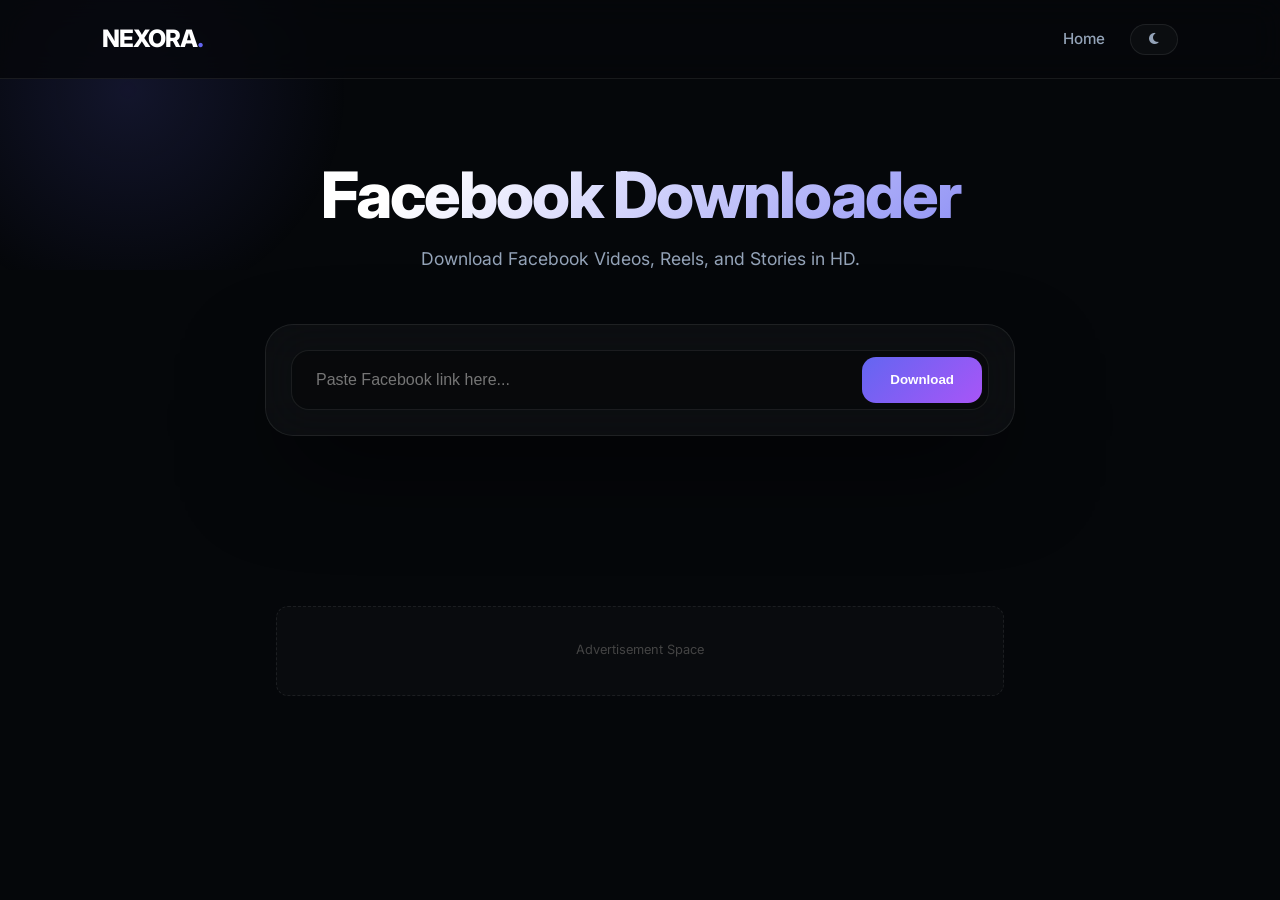
<file: public/facebook.html>
<!DOCTYPE html>
<html lang="en">
<head>
    <meta charset="UTF-8">
    <meta name="viewport" content="width=device-width, initial-scale=1.0">
    <title>Facebook Video Downloader | MP4 HD - Nexora</title>
    <link rel="stylesheet" href="css/style.css"> <link rel="stylesheet" href="https://cdnjs.cloudflare.com/ajax/libs/font-awesome/6.4.0/css/all.min.css">
</head>
<body>
    <nav class="navbar">
        <div class="logo"><a href="index.html" style="text-decoration:none; color:inherit;">NEXORA<span>.</span></a></div>
        <div class="nav-links">
            <a href="index.html">Home</a>
            <button id="theme-btn" class="badge">
                <i class="fas fa-moon"></i>
            </button>
        </div>
    </nav>

    <header class="hero">
        <h1 class="gradient-text">Facebook Downloader</h1>
        <p class="subtitle">Download Facebook Videos, Reels, and Stories in HD.</p>

        <div class="downloader-container">
            <div class="input-wrapper">
                <input type="text" id="videoUrl" placeholder="Paste Facebook link here...">
                <button class="dl-btn" id="startDl">Download</button>
            </div>
        </div>
    </header>

    <div class="ad-slot">Advertisement Space</div>

    <script src="js/main.js"></script>
</body>
</html>

<script>
    const themeBtn = document.getElementById('theme-btn');
    const body = document.body;

    // Check if user already has a preference
    if (localStorage.getItem('theme') === 'light') {
        body.classList.add('light-theme');
    }

    themeBtn.addEventListener('click', () => {
        body.classList.toggle('light-theme');
        
        // Save preference to browser
        if (body.classList.contains('light-theme')) {
            localStorage.setItem('theme', 'light');
        } else {
            localStorage.setItem('theme', 'dark');
        }
    });
</script>
</file>
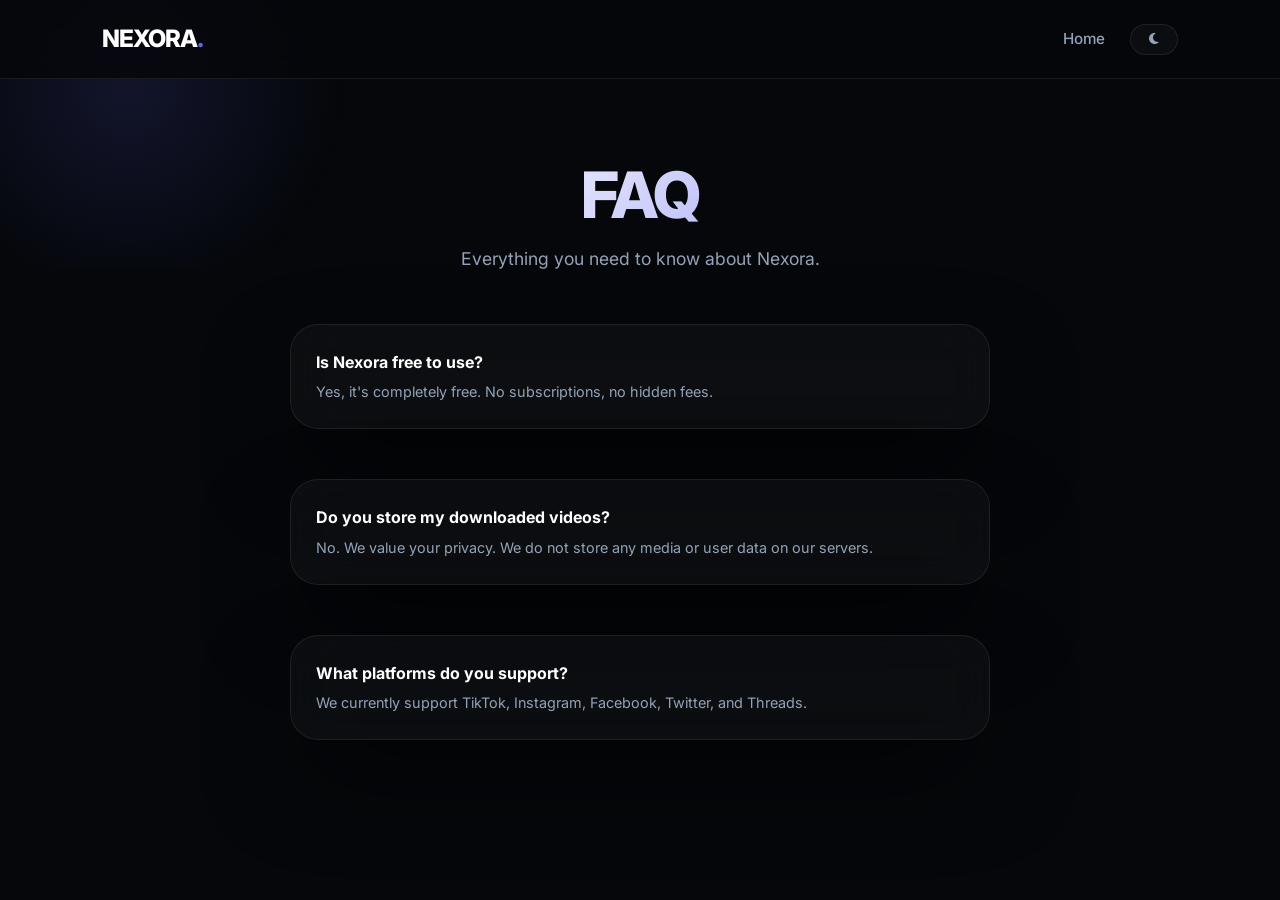
<file: public/faq.html>
<!DOCTYPE html>
<html lang="en">
<head>
    <meta charset="UTF-8">
    <meta name="viewport" content="width=device-width, initial-scale=1.0">
    <title>Frequently Asked Questions | Nexora Help</title>
    <link rel="stylesheet" href="css/style.css">
    <link rel="stylesheet" href="https://cdnjs.cloudflare.com/ajax/libs/font-awesome/6.4.0/css/all.min.css">
</head>
<body>
    <nav class="navbar">
        <div class="logo"><a href="index.html" style="text-decoration:none; color:inherit;">NEXORA<span>.</span></a></div>
        <div class="nav-links">
            <a href="index.html">Home</a>
            <button id="theme-btn" class="badge"><i class="fas fa-moon"></i></button>
        </div>
    </nav>

    <header class="hero">
        <h1 class="gradient-text">FAQ</h1>
        <p class="subtitle">Everything you need to know about Nexora.</p>

        <div style="max-width: 700px; margin: 0 auto; text-align: left;">
            <div class="downloader-container" style="margin-bottom: 15px;">
                <h4 style="color: var(--text-main);">Is Nexora free to use?</h4>
                <p style="color: var(--text-dim); font-size: 0.9rem; margin-top: 5px;">Yes, it's completely free. No subscriptions, no hidden fees.</p>
            </div>
            
            <div class="downloader-container" style="margin-bottom: 15px;">
                <h4 style="color: var(--text-main);">Do you store my downloaded videos?</h4>
                <p style="color: var(--text-dim); font-size: 0.9rem; margin-top: 5px;">No. We value your privacy. We do not store any media or user data on our servers.</p>
            </div>

            <div class="downloader-container" style="margin-bottom: 15px;">
                <h4 style="color: var(--text-main);">What platforms do you support?</h4>
                <p style="color: var(--text-dim); font-size: 0.9rem; margin-top: 5px;">We currently support TikTok, Instagram, Facebook, Twitter, and Threads.</p>
            </div>
        </div>
    </header>

    <script src="js/main.js"></script>
</body>
</html>
</file>
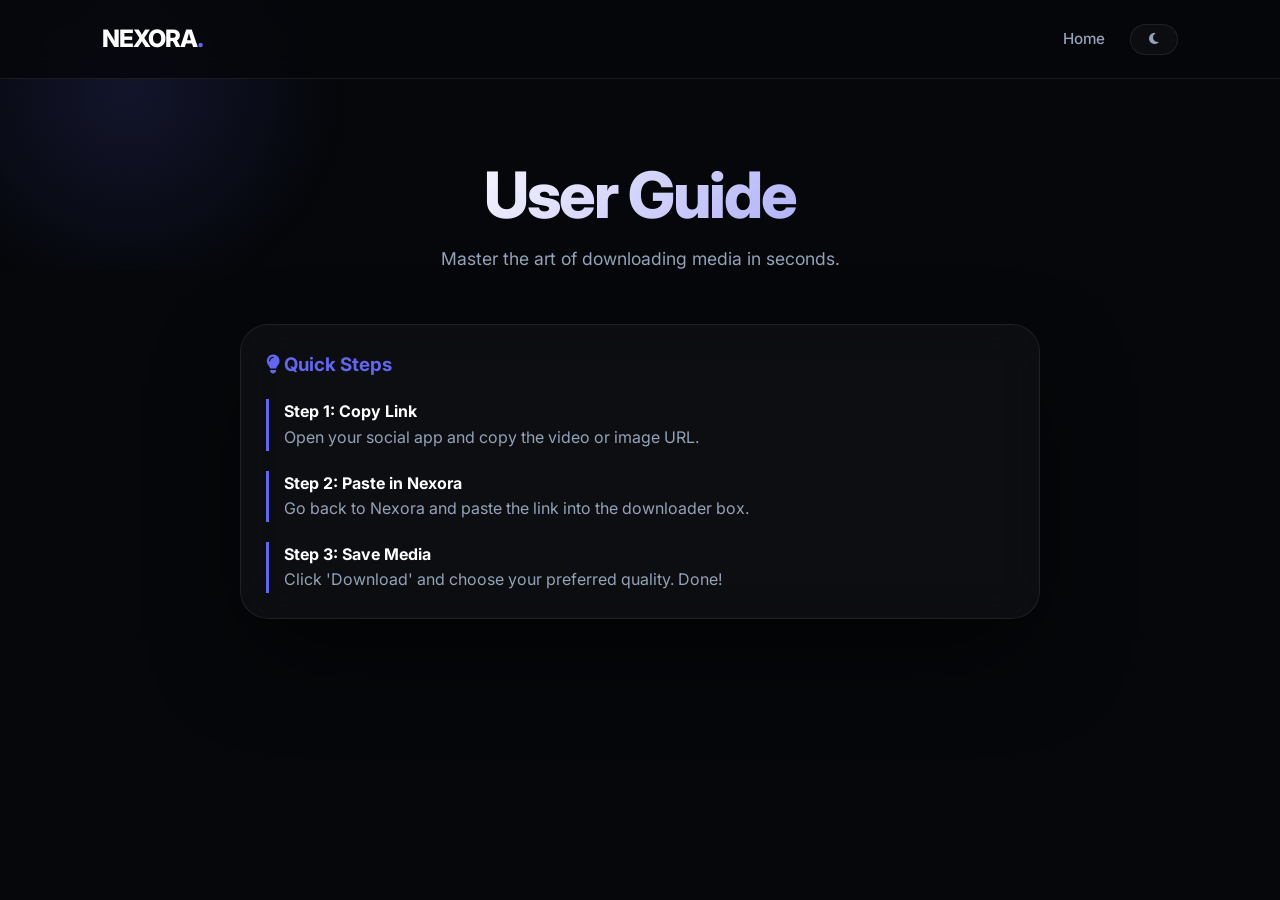
<file: public/guide.html>
<!DOCTYPE html>
<html lang="en">
<head>
    <meta charset="UTF-8">
    <meta name="viewport" content="width=device-width, initial-scale=1.0">
    <title>How to Use Nexora | Step-by-Step Guide</title>
    <link rel="stylesheet" href="css/style.css">
    <link rel="stylesheet" href="https://cdnjs.cloudflare.com/ajax/libs/font-awesome/6.4.0/css/all.min.css">
</head>
<body>
    <nav class="navbar">
        <div class="logo"><a href="index.html" style="text-decoration:none; color:inherit;">NEXORA<span>.</span></a></div>
        <div class="nav-links">
            <a href="index.html">Home</a>
            <button id="theme-btn" class="badge"><i class="fas fa-moon"></i></button>
        </div>
    </nav>

    <header class="hero">
        <h1 class="gradient-text">User Guide</h1>
        <p class="subtitle">Master the art of downloading media in seconds.</p>

        <div class="downloader-container" style="text-align: left; max-width: 800px;">
            <h3 style="color: var(--primary); margin-bottom: 20px;"><i class="fas fa-lightbulb"></i> Quick Steps</h3>
            <div style="display: flex; flex-direction: column; gap: 20px; color: var(--text-dim);">
                <div style="border-left: 3px solid var(--primary); padding-left: 15px;">
                    <strong style="color: var(--text-main);">Step 1: Copy Link</strong><br>
                    Open your social app and copy the video or image URL.
                </div>
                <div style="border-left: 3px solid var(--primary); padding-left: 15px;">
                    <strong style="color: var(--text-main);">Step 2: Paste in Nexora</strong><br>
                    Go back to Nexora and paste the link into the downloader box.
                </div>
                <div style="border-left: 3px solid var(--primary); padding-left: 15px;">
                    <strong style="color: var(--text-main);">Step 3: Save Media</strong><br>
                    Click 'Download' and choose your preferred quality. Done!
                </div>
            </div>
        </div>
    </header>

    <script src="js/main.js"></script>
</body>
</html>
</file>
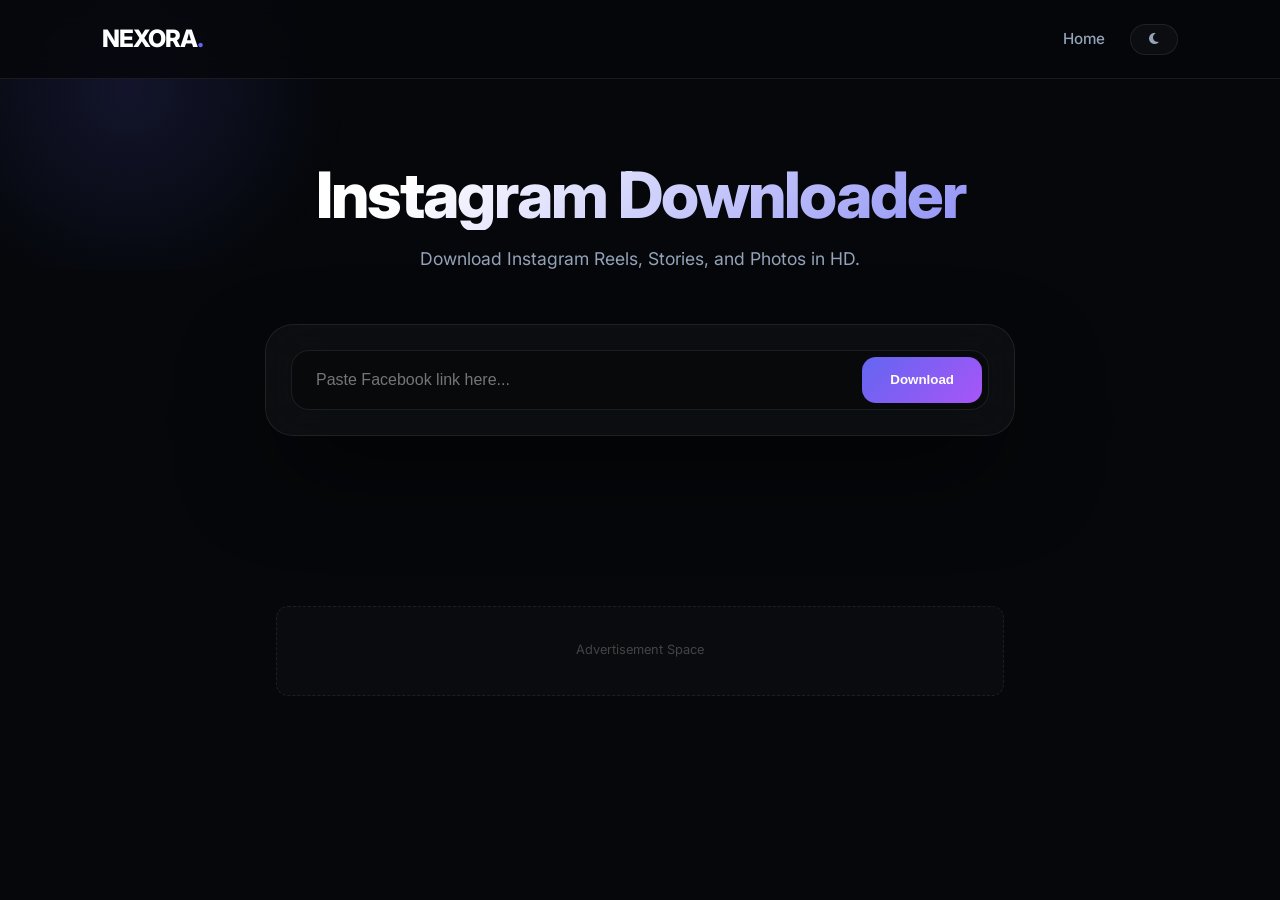
<file: public/instagram.html>
<!DOCTYPE html>
<html lang="en">
<head>
    <meta charset="UTF-8">
    <meta name="viewport" content="width=device-width, initial-scale=1.0">
    <title>Instagram Reels & Video Downloader HD - Nexora</title>
    <link rel="stylesheet" href="css/style.css"> <link rel="stylesheet" href="https://cdnjs.cloudflare.com/ajax/libs/font-awesome/6.4.0/css/all.min.css">
</head>
<body>
    <nav class="navbar">
        <div class="logo"><a href="index.html" style="text-decoration:none; color:inherit;">NEXORA<span>.</span></a></div>
        <div class="nav-links">
            <a href="index.html">Home</a>
            <button id="theme-btn" class="badge">
                <i class="fas fa-moon"></i>
            </button>
        </div>
    </nav>

    <header class="hero">
        <h1 class="gradient-text">Instagram Downloader</h1>
        <p class="subtitle">Download Instagram Reels, Stories, and Photos in HD.</p>

        <div class="downloader-container">
            <div class="input-wrapper">
                <input type="text" id="videoUrl" placeholder="Paste Facebook link here...">
                <button class="dl-btn" id="startDl">Download</button>
            </div>
        </div>
    </header>

    <div class="ad-slot">Advertisement Space</div>

    <script src="js/main.js"></script>
</body>
</html>

<script>
    const themeBtn = document.getElementById('theme-btn');
    const body = document.body;

    // Check if user already has a preference
    if (localStorage.getItem('theme') === 'light') {
        body.classList.add('light-theme');
    }

    themeBtn.addEventListener('click', () => {
        body.classList.toggle('light-theme');
        
        // Save preference to browser
        if (body.classList.contains('light-theme')) {
            localStorage.setItem('theme', 'light');
        } else {
            localStorage.setItem('theme', 'dark');
        }
    });
</script>
</file>
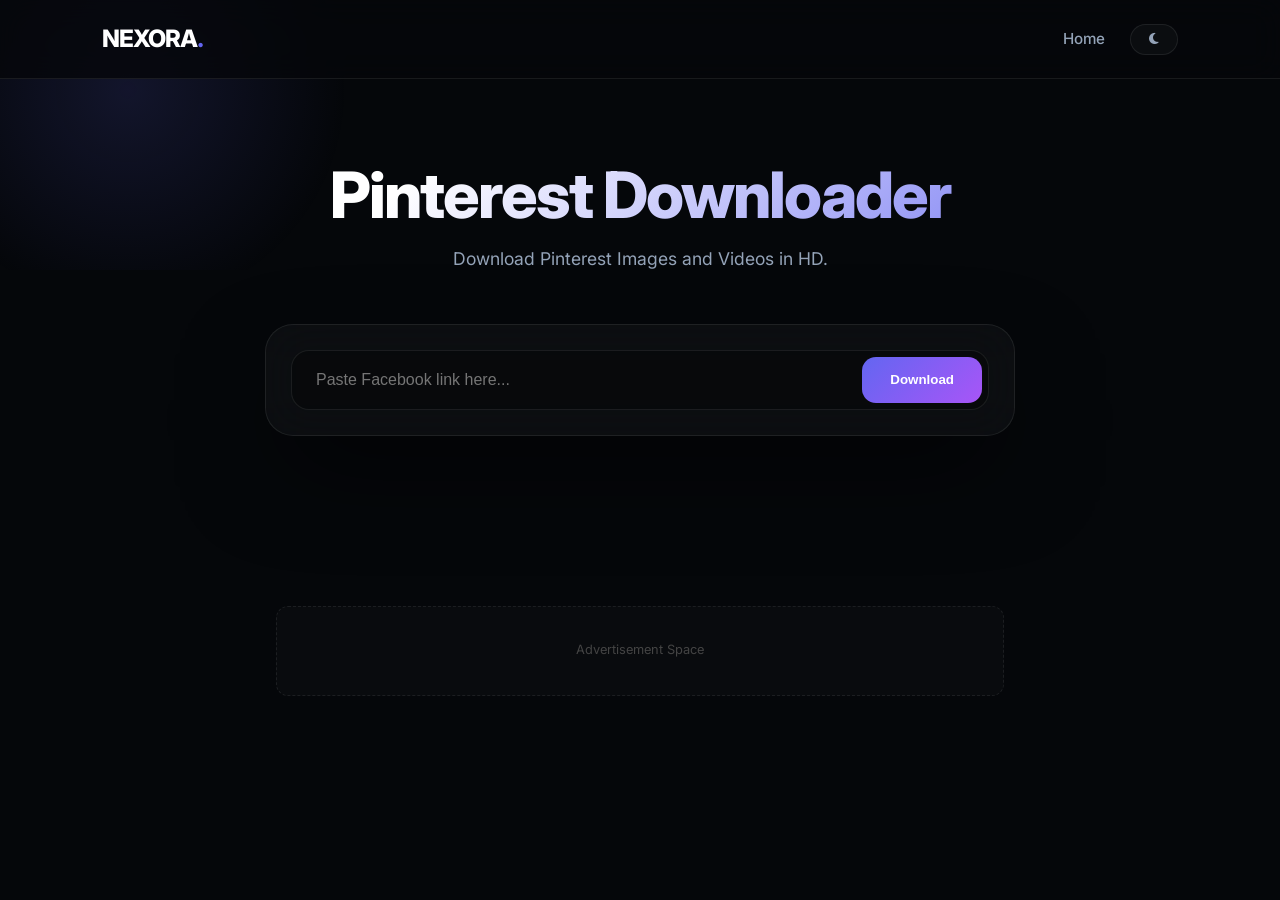
<file: public/pinterest.html>
<!DOCTYPE html>
<html lang="en">
<head>
    <meta charset="UTF-8">
    <meta name="viewport" content="width=device-width, initial-scale=1.0">
    <title>Facebook Video Downloader | MP4 HD - Nexora</title>
    <link rel="stylesheet" href="css/style.css"> <link rel="stylesheet" href="https://cdnjs.cloudflare.com/ajax/libs/font-awesome/6.4.0/css/all.min.css">
</head>
<body>
    <nav class="navbar">
        <div class="logo"><a href="index.html" style="text-decoration:none; color:inherit;">NEXORA<span>.</span></a></div>
        <div class="nav-links">
            <a href="index.html">Home</a>
            <button id="theme-btn" class="badge">
                <i class="fas fa-moon"></i>
            </button>
        </div>
    </nav>

    <header class="hero">
        <h1 class="gradient-text">Pinterest Downloader</h1>
        <p class="subtitle">Download Pinterest Images and Videos in HD.</p>

        <div class="downloader-container">
            <div class="input-wrapper">
                <input type="text" id="videoUrl" placeholder="Paste Facebook link here...">
                <button class="dl-btn" id="startDl">Download</button>
            </div>
        </div>
    </header>

    <div class="ad-slot">Advertisement Space</div>

    <script src="js/main.js"></script>
</body>
</html>

<script>
    const themeBtn = document.getElementById('theme-btn');
    const body = document.body;

    // Check if user already has a preference
    if (localStorage.getItem('theme') === 'light') {
        body.classList.add('light-theme');
    }

    themeBtn.addEventListener('click', () => {
        body.classList.toggle('light-theme');
        
        // Save preference to browser
        if (body.classList.contains('light-theme')) {
            localStorage.setItem('theme', 'light');
        } else {
            localStorage.setItem('theme', 'dark');
        }
    });
</script>
</file>
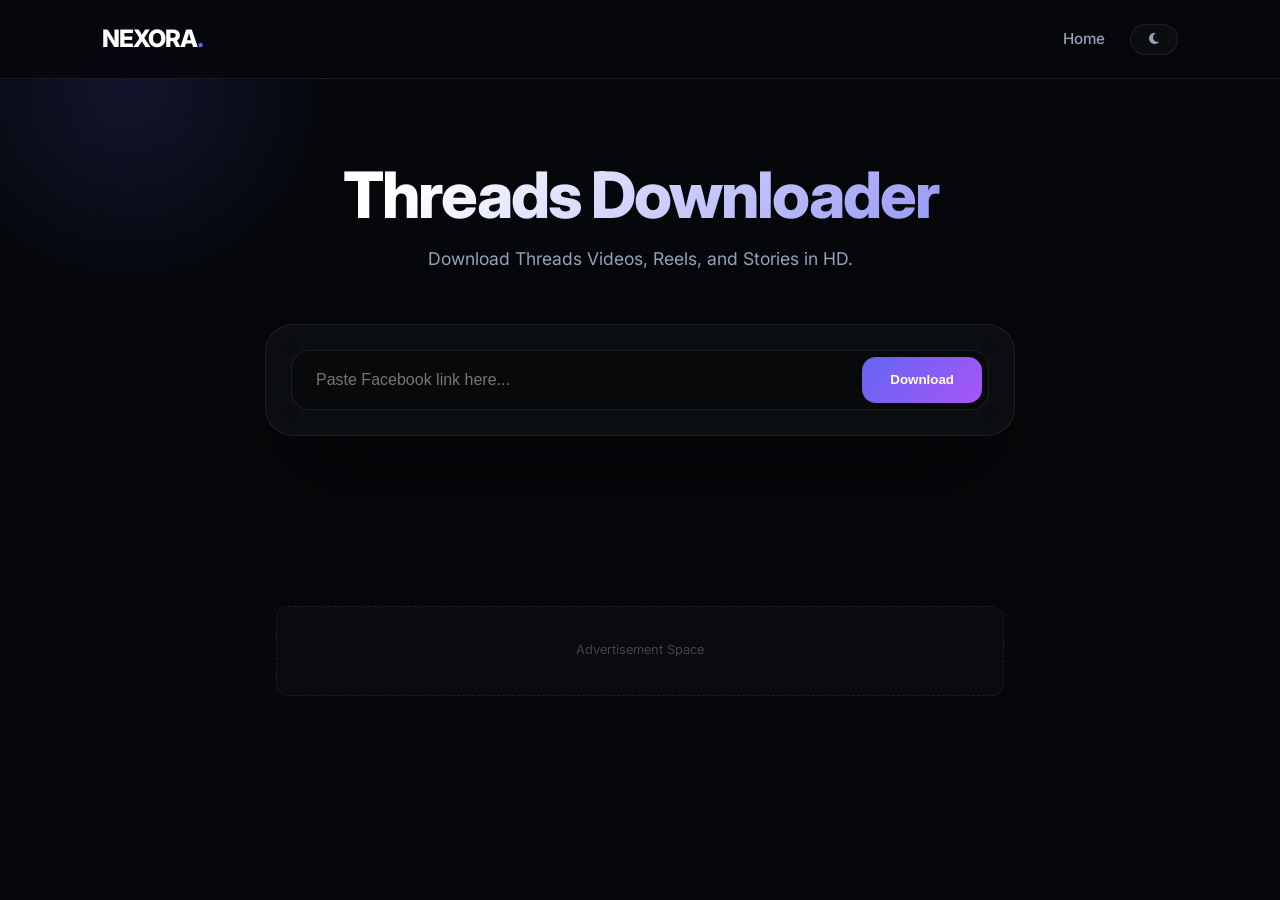
<file: public/threads.html>
<!DOCTYPE html>
<html lang="en">
<head>
    <meta charset="UTF-8">
    <meta name="viewport" content="width=device-width, initial-scale=1.0">
    <title>Facebook Video Downloader | MP4 HD - Nexora</title>
    <link rel="stylesheet" href="css/style.css"> <link rel="stylesheet" href="https://cdnjs.cloudflare.com/ajax/libs/font-awesome/6.4.0/css/all.min.css">
</head>
<body>
    <nav class="navbar">
        <div class="logo"><a href="index.html" style="text-decoration:none; color:inherit;">NEXORA<span>.</span></a></div>
        <div class="nav-links">
            <a href="index.html">Home</a>
            <button id="theme-btn" class="badge">
                <i class="fas fa-moon"></i>
            </button>
        </div>
    </nav>

    <header class="hero">
        <h1 class="gradient-text">Threads Downloader</h1>
        <p class="subtitle">Download Threads Videos, Reels, and Stories in HD.</p>

        <div class="downloader-container">
            <div class="input-wrapper">
                <input type="text" id="videoUrl" placeholder="Paste Facebook link here...">
                <button class="dl-btn" id="startDl">Download</button>
            </div>
        </div>
    </header>

    <div class="ad-slot">Advertisement Space</div>

    <script src="js/main.js"></script>
</body>
</html>

<script>
    const themeBtn = document.getElementById('theme-btn');
    const body = document.body;

    // Check if user already has a preference
    if (localStorage.getItem('theme') === 'light') {
        body.classList.add('light-theme');
    }

    themeBtn.addEventListener('click', () => {
        body.classList.toggle('light-theme');
        
        // Save preference to browser
        if (body.classList.contains('light-theme')) {
            localStorage.setItem('theme', 'light');
        } else {
            localStorage.setItem('theme', 'dark');
        }
    });
</script>
</file>
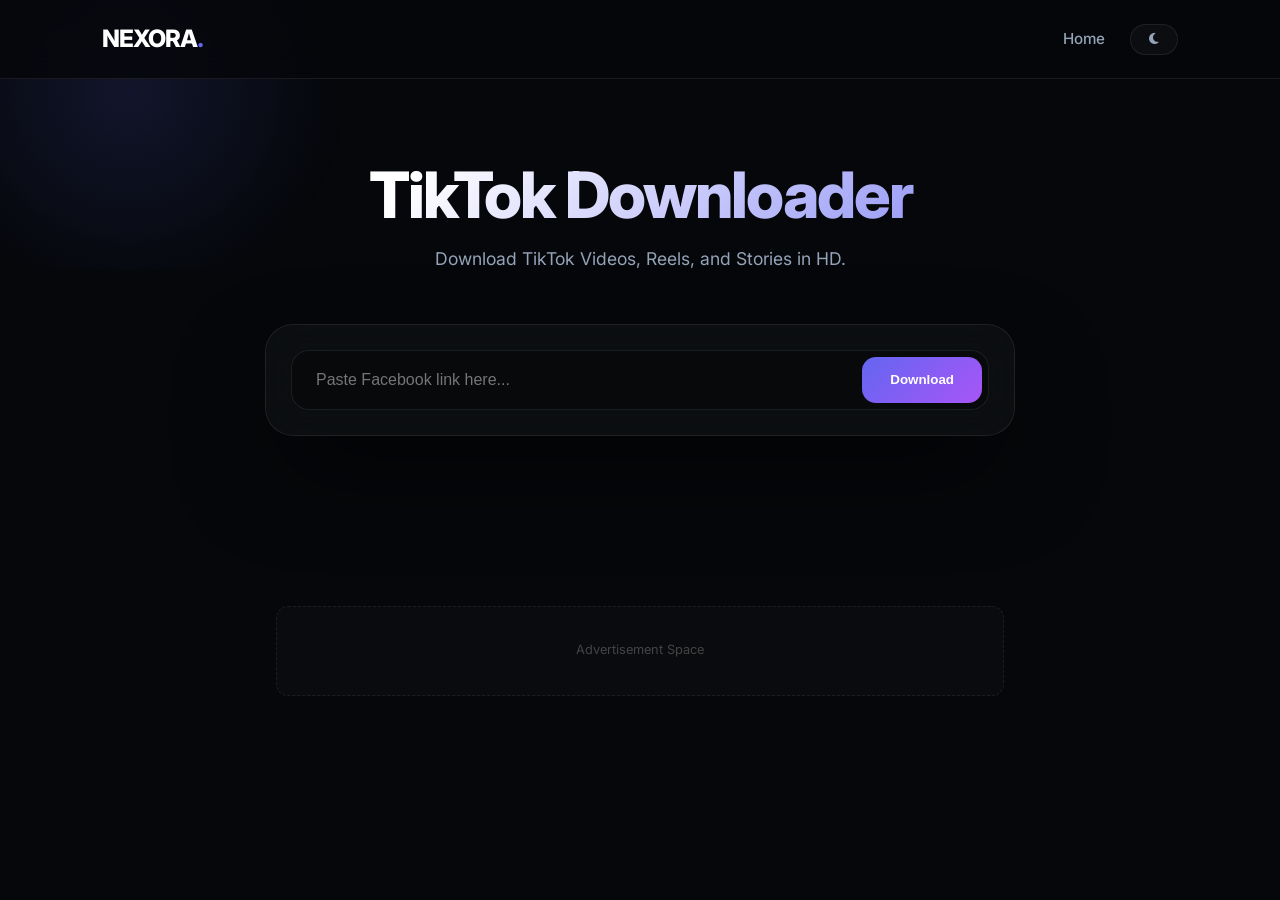
<file: public/tiktok.html>
<!DOCTYPE html>
<html lang="en">
<head>
    <meta charset="UTF-8">
    <meta name="viewport" content="width=device-width, initial-scale=1.0">
    <title>Facebook Video Downloader | MP4 HD - Nexora</title>
    <link rel="stylesheet" href="css/style.css"> <link rel="stylesheet" href="https://cdnjs.cloudflare.com/ajax/libs/font-awesome/6.4.0/css/all.min.css">
</head>
<body>
    <nav class="navbar">
        <div class="logo"><a href="index.html" style="text-decoration:none; color:inherit;">NEXORA<span>.</span></a></div>
        <div class="nav-links">
            <a href="index.html">Home</a>
            <button id="theme-btn" class="badge">
                <i class="fas fa-moon"></i>
            </button>
        </div>
    </nav>

    <header class="hero">
        <h1 class="gradient-text">TikTok Downloader</h1>
        <p class="subtitle">Download TikTok Videos, Reels, and Stories in HD.</p>

        <div class="downloader-container">
            <div class="input-wrapper">
                <input type="text" id="videoUrl" placeholder="Paste Facebook link here...">
                <button class="dl-btn" id="startDl">Download</button>
            </div>
        </div>
    </header>

    <div class="ad-slot">Advertisement Space</div>

    <script src="js/main.js"></script>
</body>
</html>

<script>
    const themeBtn = document.getElementById('theme-btn');
    const body = document.body;

    // Check if user already has a preference
    if (localStorage.getItem('theme') === 'light') {
        body.classList.add('light-theme');
    }

    themeBtn.addEventListener('click', () => {
        body.classList.toggle('light-theme');
        
        // Save preference to browser
        if (body.classList.contains('light-theme')) {
            localStorage.setItem('theme', 'light');
        } else {
            localStorage.setItem('theme', 'dark');
        }
    });
</script>
</file>
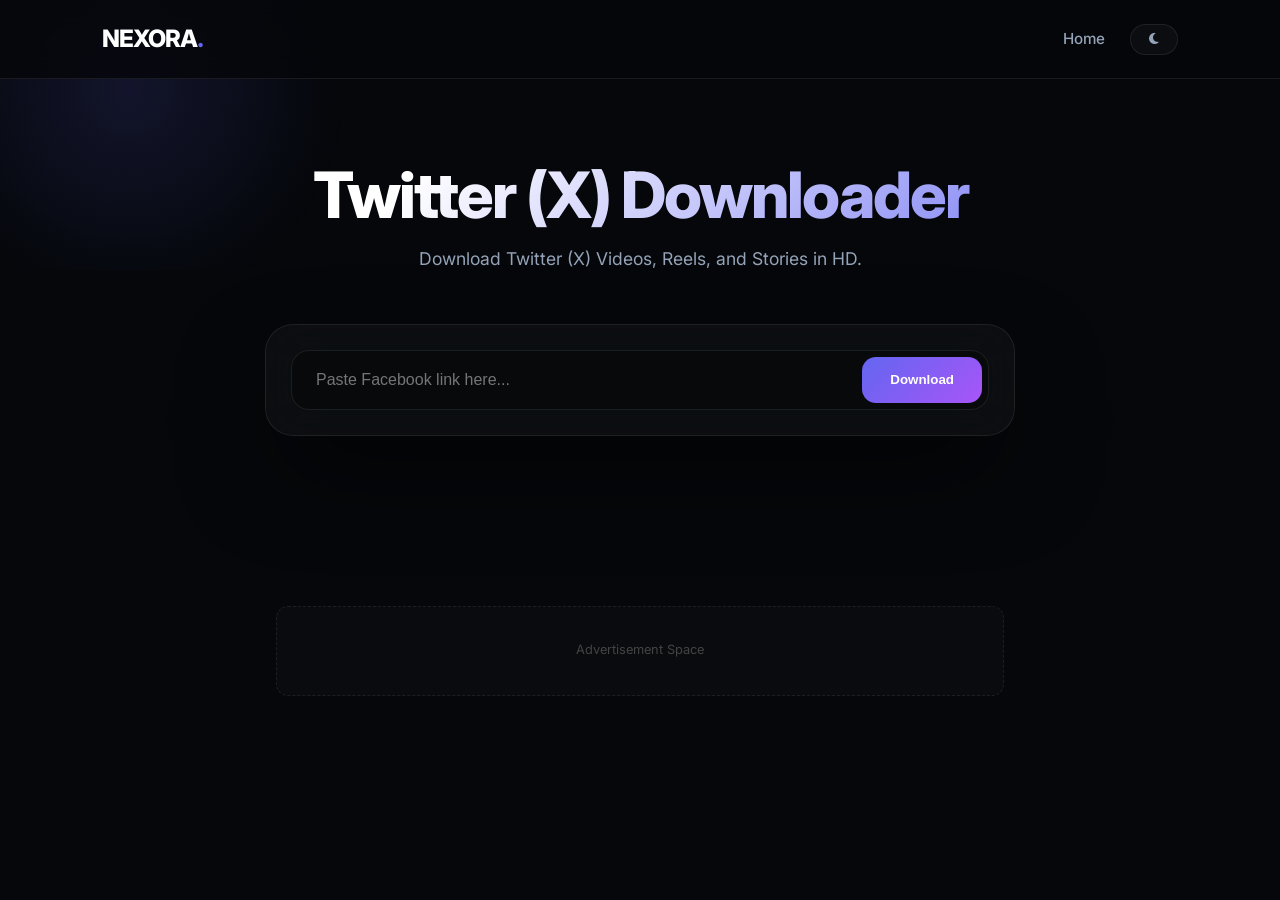
<file: public/twitter.html>
<!DOCTYPE html>
<html lang="en">
<head>
    <meta charset="UTF-8">
    <meta name="viewport" content="width=device-width, initial-scale=1.0">
    <title>Facebook Video Downloader | MP4 HD - Nexora</title>
    <link rel="stylesheet" href="css/style.css"> <link rel="stylesheet" href="https://cdnjs.cloudflare.com/ajax/libs/font-awesome/6.4.0/css/all.min.css">
</head>
<body>
    <nav class="navbar">
        <div class="logo"><a href="index.html" style="text-decoration:none; color:inherit;">NEXORA<span>.</span></a></div>
        <div class="nav-links">
            <a href="index.html">Home</a>
            <button id="theme-btn" class="badge">
                <i class="fas fa-moon"></i>
            </button>
        </div>
    </nav>

    <header class="hero">
        <h1 class="gradient-text">Twitter (X) Downloader</h1>
        <p class="subtitle">Download Twitter (X) Videos, Reels, and Stories in HD.</p>

        <div class="downloader-container">
            <div class="input-wrapper">
                <input type="text" id="videoUrl" placeholder="Paste Facebook link here...">
                <button class="dl-btn" id="startDl">Download</button>
            </div>
        </div>
    </header>

    <div class="ad-slot">Advertisement Space</div>

    <script src="js/main.js"></script>
</body>
</html>

<script>
    const themeBtn = document.getElementById('theme-btn');
    const body = document.body;

    // Check if user already has a preference
    if (localStorage.getItem('theme') === 'light') {
        body.classList.add('light-theme');
    }

    themeBtn.addEventListener('click', () => {
        body.classList.toggle('light-theme');
        
        // Save preference to browser
        if (body.classList.contains('light-theme')) {
            localStorage.setItem('theme', 'light');
        } else {
            localStorage.setItem('theme', 'dark');
        }
    });
</script>
</file>
<file: public/css/style.css>
/* Inter Font Import */
@import url('https://fonts.googleapis.com/css2?family=Inter:wght@300;400;600;800&display=swap');

:root {
    --primary: #6366f1;
    --secondary: #a855f7;
    --bg-dark: #05070a; /* Konjam innum dark-a vecha premium look kidaikum */
    --glass: rgba(255, 255, 255, 0.03);
    --glass-border: rgba(255, 255, 255, 0.08);
    --text-main: #ffffff;
    --text-dim: #94a3b8;
    --accent-glow: rgba(99, 102, 241, 0.15);
}

* {
    margin: 0;
    padding: 0;
    box-sizing: border-box;
    scroll-behavior: smooth;
}

body {
    background-color: var(--bg-dark);
    color: var(--text-main);
    font-family: 'Inter', sans-serif;
    line-height: 1.6;
    overflow-x: hidden;
}

/* Background Glow Effect (Optional but Premium) */
body::before {
    content: "";
    position: fixed;
    top: -10%;
    left: -10%;
    width: 40%;
    height: 40%;
    background: radial-gradient(circle, var(--accent-glow) 0%, transparent 70%);
    z-index: -1;
}

/* Navbar */
.navbar {
    position: fixed;
    top: 0;
    width: 100%;
    padding: 20px 8%; /* Side gaps balance panna */
    display: flex;
    justify-content: space-between; /* Logo left-layum, Links right-layum irukkum */
    align-items: center;
    backdrop-filter: blur(15px);
    border-bottom: 1px solid var(--glass-border);
    z-index: 1000;
    background: rgba(5, 7, 10, 0.8); /* Glass effect */
}

.nav-links {
    display: flex;
    gap: 25px; /* Links-ku naduvula nalla gap varum */
    align-items: center;
}

.nav-links a {
    text-decoration: none;
    color: var(--text-dim);
    font-weight: 500;
    font-size: 0.95rem;
    transition: 0.3s;
}

.nav-links a:hover {
    color: var(--primary); /* Hover panna purple color maarum */
}

.logo {
    font-size: 1.5rem;
    font-weight: 800;
    letter-spacing: -1px;
}

.logo span { color: var(--primary); }

/* Hero Section Styles */
.hero {
    padding: 160px 20px 80px;
    text-align: center;
    max-width: 1200px;
    margin: 0 auto;
}

.gradient-text {
    font-size: clamp(2.2rem, 8vw, 4rem);
    font-weight: 800;
    /* Gradient direction and colors */
    background: linear-gradient(135deg, #ffffff 30%, var(--primary) 100%);
    
    /* Standard property (Must be before webkit for some browsers) */
    background-clip: text; 
    
    /* Vendor prefix for Chrome, Safari, Edge */
    -webkit-background-clip: text;
    
    /* Transparent panna dhaan background gradient theriyum */
    -webkit-text-fill-color: transparent;
    color: transparent; /* Fallback for other browsers */
    
    letter-spacing: -2px;
    line-height: 1.1;
}
.subtitle {
    margin-top: 15px;
    font-size: 1.1rem;
    color: var(--text-dim);
}

/* Glass Downloader Box */
.downloader-container {
    max-width: 750px;
    margin: 50px auto;
    background: var(--glass);
    backdrop-filter: blur(25px);
    -webkit-backdrop-filter: blur(25px);
    border: 1px solid var(--glass-border);
    padding: 25px;
    border-radius: 28px;
    box-shadow: 0 40px 100px -20px rgba(0, 0, 0, 0.7);
}

.input-wrapper {
    display: flex;
    flex-direction: row; /* Desktop setting */
    gap: 10px;
    background: rgba(0,0,0,0.3);
    padding: 6px;
    border-radius: 18px;
    border: 1px solid var(--glass-border);
    transition: 0.3s ease;
}

.input-wrapper:focus-within {
    border-color: var(--primary);
    box-shadow: 0 0 15px var(--accent-glow);
}

input {
    flex: 1;
    background: transparent;
    border: none;
    color: white;
    padding: 14px 18px;
    font-size: 1rem;
    outline: none;
}

.dl-btn {
    background: linear-gradient(135deg, var(--primary), var(--secondary));
    border: none;
    padding: 14px 28px;
    border-radius: 14px;
    color: white;
    font-weight: 700;
    cursor: pointer;
    transition: all 0.3s cubic-bezier(0.4, 0, 0.2, 1);
}

.dl-btn:hover {
    transform: translateY(-2px) scale(1.02);
    box-shadow: 0 15px 30px rgba(99, 102, 241, 0.4);
}

/* Platform Badges */
.platforms {
    margin-top: 25px;
    display: flex;
    justify-content: center;
    gap: 12px;
    flex-wrap: wrap;
}

.badge {
    background: var(--glass);
    border: 1px solid var(--glass-border);
    padding: 8px 18px;
    border-radius: 100px;
    font-size: 0.8rem;
    font-weight: 500;
    color: var(--text-dim);
    cursor: pointer;
    transition: 0.3s;
    display: flex;
    align-items: center;
    gap: 8px;
}

.badge:hover {
    background: rgba(255,255,255,0.08);
    color: white;
    border-color: rgba(255,255,255,0.3);
}

/* Mobile Responsiveness */
@media (max-width: 600px) {
    .input-wrapper {
        flex-direction: column;
        background: transparent;
        border: none;
        padding: 0;
    }
    
    input {
        background: rgba(255,255,255,0.05);
        border-radius: 14px;
        margin-bottom: 10px;
        border: 1px solid var(--glass-border);
    }
    
    .dl-btn {
        width: 100%;
        padding: 18px;
    }
}

/* Ad Placement Placeholder */
.ad-slot {
    margin: 40px auto;
    max-width: 728px;
    height: 90px;
    background: rgba(255,255,255,0.02);
    border: 1px dashed var(--glass-border);
    display: flex;
    align-items: center;
    justify-content: center;
    color: #444;
    font-size: 0.8rem;
    border-radius: 12px;
}
/* Light mode-la input box and text innum clear-ah theriyanum */
body.light-theme .downloader-container {
    background: #ffffff !important; /* Pure white for better contrast */
    box-shadow: 0 10px 30px rgba(0, 0, 0, 0.05) !important;
}

body.light-theme input {
    background: #f1f5f9 !important; /* Very light grey/blue */
    border: 1px solid #e2e8f0 !important;
    color: #0f172a !important; /* Dark text for readability */
}

body.light-theme input::placeholder {
    color: #94a3b8 !important; /* Placeholder color visibility */
}

/* Navbar links and logo color fix */
body.light-theme .navbar {
    background: rgba(255, 255, 255, 0.8) !important;
}

body.light-theme .nav-links a {
    color: #1e293b !important;
}

body.light-theme .logo {
    color: #0f172a !important;
}
</file>
